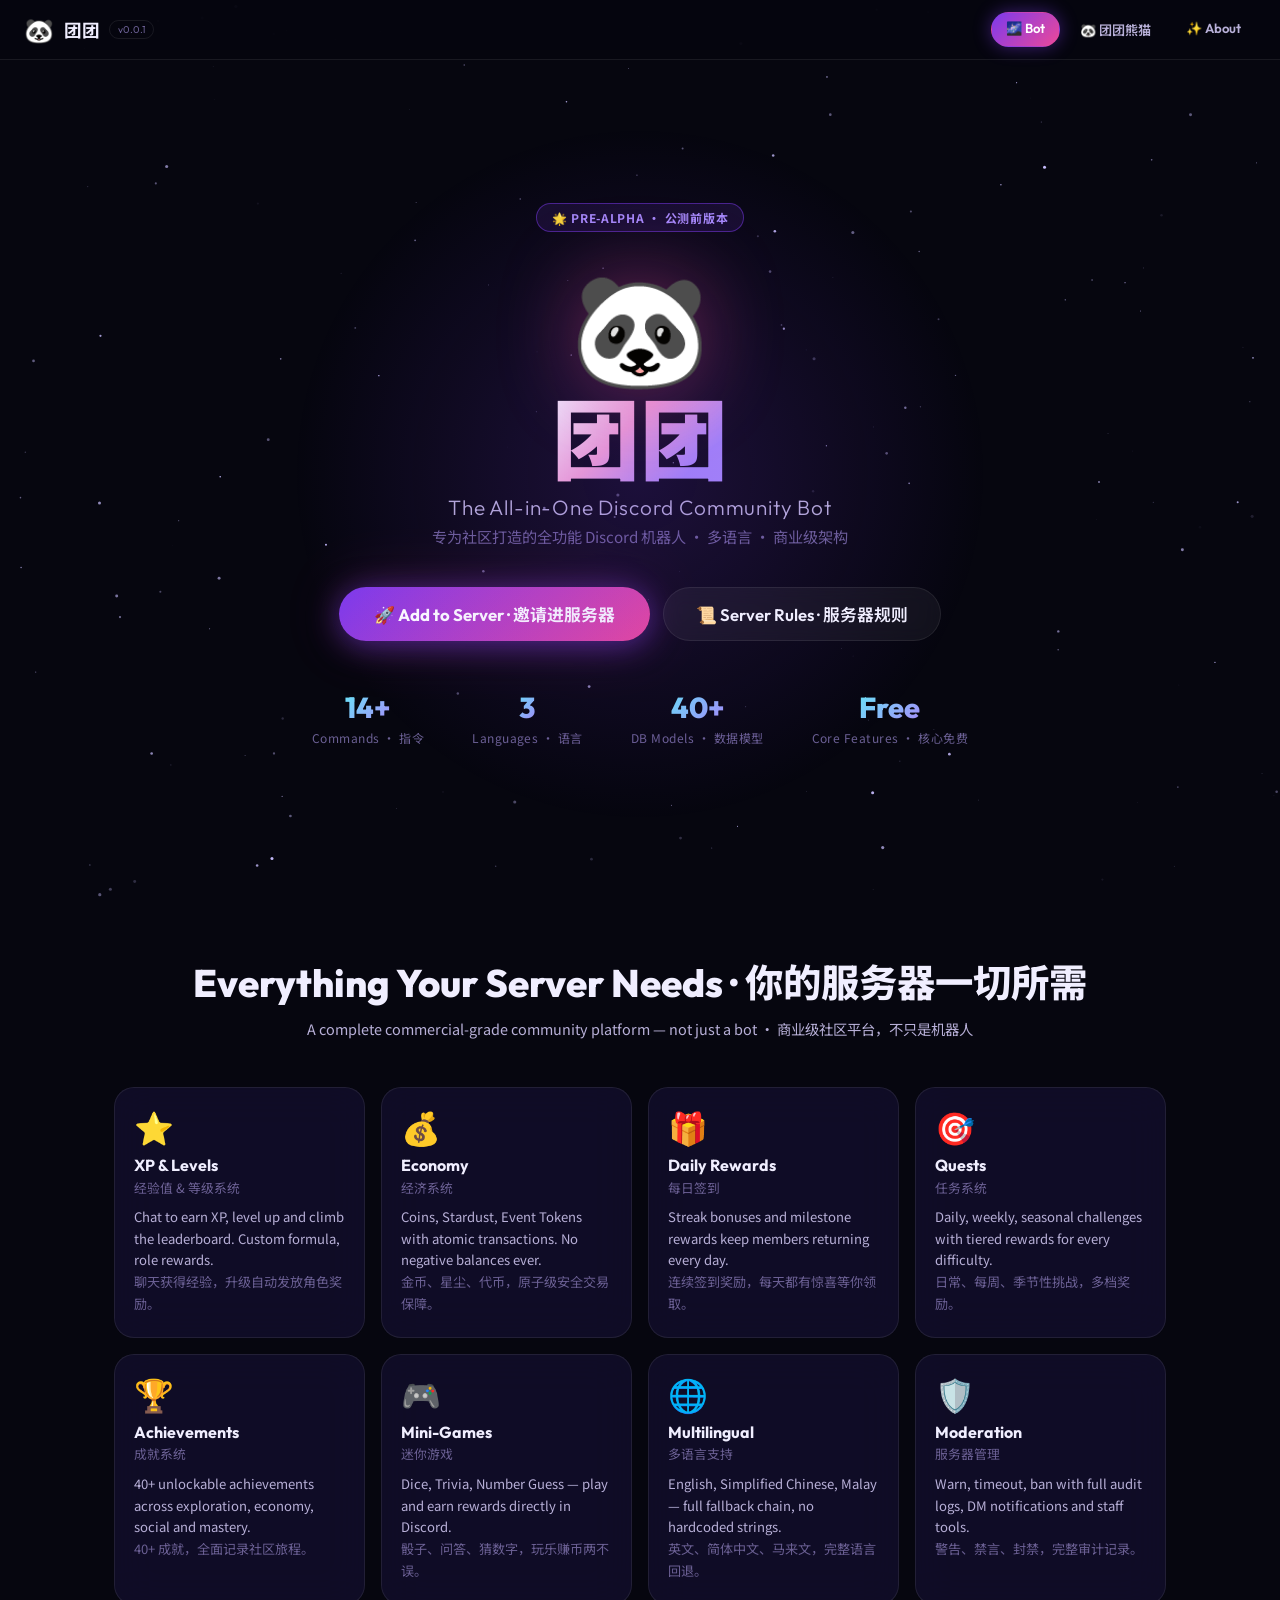
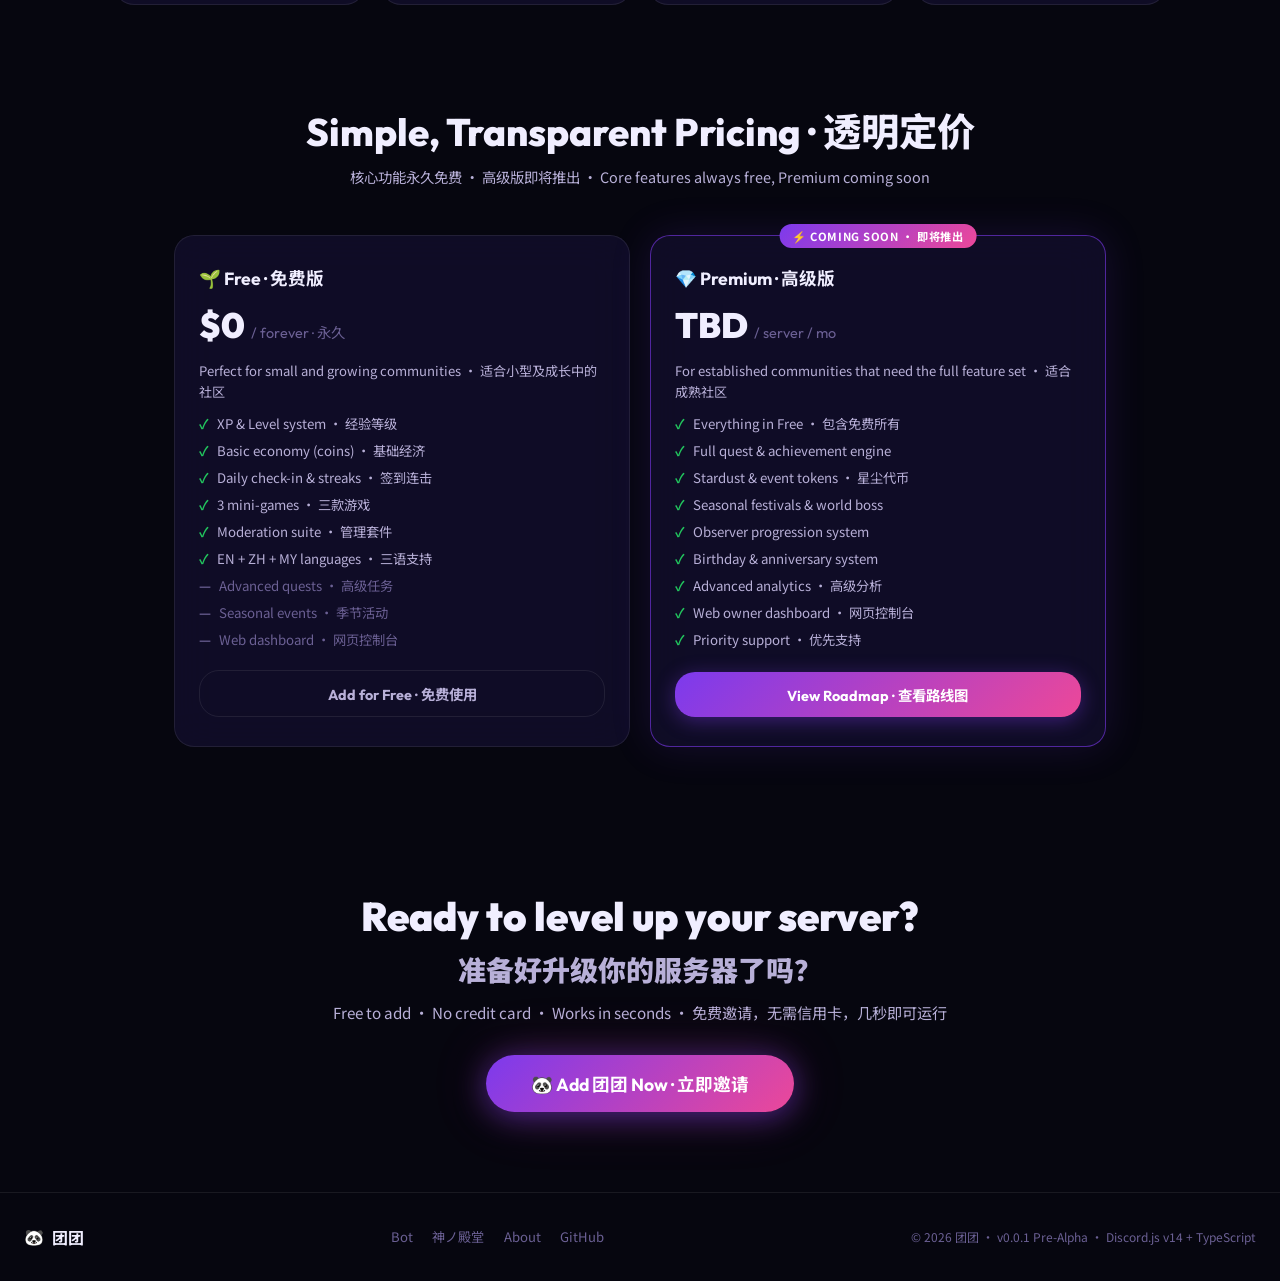
<file: index.html>
<!doctype html>
<html lang="en">
<head>
<meta charset="utf-8">
<meta name="viewport" content="width=device-width,initial-scale=1,viewport-fit=cover">
<title>团团 — Discord Community Bot</title>
<meta name="description" content="团团 is a powerful, multilingual Discord bot with XP, economy, games, moderation and more. Built for serious communities.">
<link rel="stylesheet" href="https://fonts.googleapis.com/css2?family=Noto+Sans+SC:wght@300;400;500;700;900&family=Outfit:wght@300;400;600;700;900&display=swap">
<style>
:root{
  --bg-deep:#06060f;--bg-card:rgba(20,16,48,.72);--bg-glass:rgba(255,255,255,.05);
  --border:rgba(255,255,255,.08);--violet:#7c3aed;--violet-l:#a78bfa;
  --pink:#ec4899;--pink-l:#f9a8d4;--cyan:#06b6d4;--cyan-l:#67e8f9;
  --gold:#fbbf24;--fg:#f0eeff;--fg-2:#b8b0d8;--fg-3:#6b6094;
  --ff-d:'Outfit','Noto Sans SC',sans-serif;--ff-b:'Noto Sans SC','Outfit',sans-serif;
  --r-lg:1.25rem;color-scheme:dark;
}
*,*::before,*::after{box-sizing:border-box;margin:0;padding:0}
body{font-family:var(--ff-b);background:var(--bg-deep);color:var(--fg);min-height:100%;overflow-x:hidden}
#stars-canvas{position:fixed;inset:0;z-index:0;pointer-events:none}
.top-nav{position:sticky;top:env(safe-area-inset-top,0px);z-index:100;display:flex;align-items:center;justify-content:space-between;padding:.75rem 1.5rem;background:rgba(6,6,15,.88);backdrop-filter:blur(20px);border-bottom:1px solid var(--border);gap:1rem;flex-wrap:wrap}
.brand{display:flex;align-items:center;gap:.6rem;font-family:var(--ff-d);font-weight:700;font-size:1.1rem;color:var(--fg);text-decoration:none;white-space:nowrap}
.brand .panda{font-size:1.5rem}
.nav-links{display:flex;gap:.25rem;flex-wrap:wrap}
.nav-link{padding:.45rem .9rem;border-radius:2rem;border:1px solid transparent;background:transparent;color:var(--fg-2);font-family:var(--ff-d);font-size:.82rem;font-weight:600;text-decoration:none;white-space:nowrap;transition:all .2s}
.nav-link:hover{color:var(--fg);background:var(--bg-glass)}
.nav-link.active{background:linear-gradient(135deg,var(--violet),var(--pink));color:#fff;box-shadow:0 0 18px rgba(124,58,237,.45)}
.hero{min-height:92vh;display:flex;flex-direction:column;align-items:center;justify-content:center;text-align:center;padding:4rem 1.5rem;position:relative;z-index:1}
.hero-glow{position:absolute;width:700px;height:700px;border-radius:50%;background:radial-gradient(circle,rgba(124,58,237,.2) 0%,transparent 70%);pointer-events:none;top:50%;left:50%;transform:translate(-50%,-50%)}
.hero-badge{display:inline-flex;align-items:center;gap:.4rem;padding:.3rem .9rem;border:1px solid rgba(124,58,237,.5);border-radius:2rem;font-size:.75rem;font-weight:700;color:var(--violet-l);background:rgba(124,58,237,.12);margin-bottom:2rem;letter-spacing:.06em;text-transform:uppercase}
.hero-avatar{font-size:clamp(4rem,10vw,7rem);line-height:1;margin-bottom:1.2rem;filter:drop-shadow(0 0 40px rgba(236,72,153,.4));animation:float 4s ease-in-out infinite}
@keyframes float{0%,100%{transform:translateY(0)}50%{transform:translateY(-14px)}}
.hero-title{font-family:var(--ff-d);font-size:clamp(2.6rem,7vw,5.5rem);font-weight:900;line-height:1.05;text-wrap:balance;background:linear-gradient(135deg,#fff 0%,var(--pink-l) 40%,var(--violet-l) 80%);-webkit-background-clip:text;-webkit-text-fill-color:transparent;background-clip:text;margin-bottom:.4rem}
.hero-tagline{font-family:var(--ff-d);font-size:clamp(1rem,2.5vw,1.3rem);color:var(--fg-2);font-weight:300;letter-spacing:.04em;margin-bottom:.3rem}
.hero-tagline-zh{font-size:.95rem;color:var(--fg-3);margin-bottom:2.5rem}
.hero-ctas{display:flex;gap:.8rem;flex-wrap:wrap;justify-content:center;margin-bottom:3rem}
.btn-invite{display:inline-flex;align-items:center;gap:.55rem;padding:.9rem 2.2rem;border-radius:2rem;background:linear-gradient(135deg,var(--violet),var(--pink));color:#fff;font-family:var(--ff-d);font-weight:700;font-size:1.05rem;text-decoration:none;border:none;cursor:pointer;box-shadow:0 4px 30px rgba(124,58,237,.5),0 0 60px rgba(236,72,153,.2);transition:all .2s}
.btn-invite:hover{transform:translateY(-2px);box-shadow:0 8px 40px rgba(124,58,237,.65)}
.btn-secondary{display:inline-flex;align-items:center;gap:.55rem;padding:.9rem 2rem;border-radius:2rem;background:var(--bg-glass);color:var(--fg);font-family:var(--ff-d);font-weight:600;font-size:1.05rem;text-decoration:none;border:1px solid var(--border);backdrop-filter:blur(10px);transition:all .2s}
.btn-secondary:hover{background:rgba(255,255,255,.09);border-color:rgba(255,255,255,.2)}
.hero-stats{display:flex;gap:3rem;flex-wrap:wrap;justify-content:center}
.stat{display:flex;flex-direction:column;align-items:center;gap:.2rem}
.stat-num{font-family:var(--ff-d);font-size:1.8rem;font-weight:800;background:linear-gradient(135deg,var(--cyan-l),var(--violet-l));-webkit-background-clip:text;-webkit-text-fill-color:transparent;background-clip:text}
.stat-label{font-size:.75rem;color:var(--fg-3);letter-spacing:.04em}
.section-wrap{max-width:1100px;margin:0 auto;padding:4rem 1.5rem 2rem;position:relative;z-index:1}
.section-head{text-align:center;margin-bottom:3rem}
.section-head h2{font-family:var(--ff-d);font-size:clamp(1.6rem,4vw,2.4rem);font-weight:800;text-wrap:balance}
.section-head p{color:var(--fg-2);font-size:.9rem;margin-top:.6rem}
.features-grid{display:grid;grid-template-columns:repeat(auto-fill,minmax(240px,1fr));gap:1rem}
.feat-card{background:var(--bg-card);border:1px solid var(--border);border-radius:var(--r-lg);padding:1.4rem 1.2rem;backdrop-filter:blur(20px);transition:transform .2s,border-color .2s}
.feat-card:hover{transform:translateY(-4px);border-color:rgba(124,58,237,.35)}
.feat-icon{font-size:2rem;margin-bottom:.8rem;line-height:1}
.feat-card h3{font-family:var(--ff-d);font-size:1rem;font-weight:700;margin-bottom:.15rem}
.feat-card .zh{font-size:.8rem;color:var(--fg-3);margin-bottom:.6rem}
.feat-card p{font-size:.82rem;color:var(--fg-2);line-height:1.65}
.pricing-wrap{max-width:980px;margin:0 auto;padding:4rem 1.5rem;position:relative;z-index:1}
.pricing-grid{display:grid;grid-template-columns:repeat(auto-fit,minmax(260px,1fr));gap:1.2rem}
.plan-card{background:var(--bg-card);border:1px solid var(--border);border-radius:var(--r-lg);padding:1.8rem 1.5rem;backdrop-filter:blur(20px);display:flex;flex-direction:column;gap:.8rem;position:relative}
.plan-card.highlight{border-color:rgba(124,58,237,.6);box-shadow:0 0 40px rgba(124,58,237,.15)}
.plan-badge{position:absolute;top:-12px;left:50%;transform:translateX(-50%);background:linear-gradient(135deg,var(--violet),var(--pink));color:#fff;font-size:.7rem;font-weight:700;padding:.25rem .8rem;border-radius:2rem;white-space:nowrap;letter-spacing:.05em}
.plan-name{font-family:var(--ff-d);font-size:1.1rem;font-weight:700}
.plan-price{font-family:var(--ff-d);font-size:2.2rem;font-weight:900}
.plan-price span{font-size:.9rem;font-weight:400;color:var(--fg-3)}
.plan-desc{font-size:.82rem;color:var(--fg-2);line-height:1.6}
.plan-features{list-style:none;display:flex;flex-direction:column;gap:.5rem;flex:1}
.plan-features li{font-size:.83rem;color:var(--fg-2);display:flex;gap:.5rem;align-items:flex-start}
.plan-features li::before{content:'✓';color:#22c55e;font-weight:700;flex-shrink:0}
.plan-features li.dim::before{content:'—';color:var(--fg-3)}
.plan-features li.dim{color:var(--fg-3)}
.plan-cta{display:block;text-align:center;padding:.75rem 1rem;border-radius:var(--r-lg);font-family:var(--ff-d);font-weight:700;font-size:.9rem;text-decoration:none;transition:all .2s;margin-top:.5rem;cursor:pointer;border:none}
.plan-cta.primary{background:linear-gradient(135deg,var(--violet),var(--pink));color:#fff;box-shadow:0 4px 20px rgba(124,58,237,.4)}
.plan-cta.primary:hover{transform:translateY(-2px);box-shadow:0 8px 30px rgba(124,58,237,.55)}
.plan-cta.ghost{border:1px solid var(--border);color:var(--fg-2);background:transparent}
.plan-cta.ghost:hover{border-color:rgba(255,255,255,.25);color:var(--fg)}
.cta-strip{padding:5rem 1.5rem;text-align:center;position:relative;z-index:1}
.cta-strip h2{font-family:var(--ff-d);font-size:clamp(1.6rem,4vw,2.5rem);font-weight:900;text-wrap:balance;margin-bottom:.6rem}
.cta-strip p{color:var(--fg-2);margin-bottom:2rem;font-size:.95rem}
.site-footer{padding:2rem 1.5rem;border-top:1px solid var(--border);display:flex;flex-wrap:wrap;gap:1rem;justify-content:space-between;align-items:center;position:relative;z-index:1}
.footer-brand{font-family:var(--ff-d);font-weight:700;font-size:1rem;display:flex;align-items:center;gap:.5rem}
.footer-links{display:flex;gap:1.2rem;flex-wrap:wrap}
.footer-links a{color:var(--fg-3);text-decoration:none;font-size:.82rem;transition:color .2s}
.footer-links a:hover{color:var(--fg-2)}
.footer-copy{font-size:.75rem;color:var(--fg-3)}
@media(max-width:480px){.hero-stats{gap:1.5rem}.top-nav{padding:.6rem 1rem}}
</style>
</head>
<body>
<canvas id="stars-canvas"></canvas>

<nav class="top-nav">
  <a class="brand" href="/"><span class="panda">🐼</span><span>团团</span><span style="font-size:.62rem;font-weight:400;color:var(--fg-3);border:1px solid var(--border);border-radius:1rem;padding:.12rem .5rem">v0.0.1</span></a>
  <div class="nav-links">
    <a class="nav-link active" href="/">🌌 Bot</a>
    <a class="nav-link" href="/rules">🐼 团团熊猫</a>
    <a class="nav-link" href="/about">✨ About</a>
  </div>
</nav>

<section class="hero">
  <div class="hero-glow"></div>
  <div class="hero-badge">🌟 Pre-Alpha · 公测前版本</div>
  <div class="hero-avatar">🐼</div>
  <h1 class="hero-title">团团</h1>
  <p class="hero-tagline">The All-in-One Discord Community Bot</p>
  <p class="hero-tagline-zh">专为社区打造的全功能 Discord 机器人 · 多语言 · 商业级架构</p>
  <div class="hero-ctas">
    <a class="btn-invite" href="https://discord.com/oauth2/authorize?client_id=1481640516931031050&permissions=8&response_type=code&redirect_uri=https%3A%2F%2Ftuantuan-landing.vercel.app&integration_type=0&scope=bot" target="_blank" rel="noopener">🚀 Add to Server · 邀请进服务器</a>
    <a class="btn-secondary" href="/rules">📜 Server Rules · 服务器规则</a>
  </div>
  <div class="hero-stats">
    <div class="stat"><span class="stat-num">14+</span><span class="stat-label">Commands · 指令</span></div>
    <div class="stat"><span class="stat-num">3</span><span class="stat-label">Languages · 语言</span></div>
    <div class="stat"><span class="stat-num">40+</span><span class="stat-label">DB Models · 数据模型</span></div>
    <div class="stat"><span class="stat-num">Free</span><span class="stat-label">Core Features · 核心免费</span></div>
  </div>
</section>

<div class="section-wrap">
  <div class="section-head">
    <h2>Everything Your Server Needs · 你的服务器一切所需</h2>
    <p>A complete commercial-grade community platform — not just a bot · 商业级社区平台，不只是机器人</p>
  </div>
  <div class="features-grid">
    <div class="feat-card"><div class="feat-icon">⭐</div><h3>XP & Levels</h3><div class="zh">经验值 & 等级系统</div><p>Chat to earn XP, level up and climb the leaderboard. Custom formula, role rewards.<br><span style="color:var(--fg-3)">聊天获得经验，升级自动发放角色奖励。</span></p></div>
    <div class="feat-card"><div class="feat-icon">💰</div><h3>Economy</h3><div class="zh">经济系统</div><p>Coins, Stardust, Event Tokens with atomic transactions. No negative balances ever.<br><span style="color:var(--fg-3)">金币、星尘、代币，原子级安全交易保障。</span></p></div>
    <div class="feat-card"><div class="feat-icon">🎁</div><h3>Daily Rewards</h3><div class="zh">每日签到</div><p>Streak bonuses and milestone rewards keep members returning every day.<br><span style="color:var(--fg-3)">连续签到奖励，每天都有惊喜等你领取。</span></p></div>
    <div class="feat-card"><div class="feat-icon">🎯</div><h3>Quests</h3><div class="zh">任务系统</div><p>Daily, weekly, seasonal challenges with tiered rewards for every difficulty.<br><span style="color:var(--fg-3)">日常、每周、季节性挑战，多档奖励。</span></p></div>
    <div class="feat-card"><div class="feat-icon">🏆</div><h3>Achievements</h3><div class="zh">成就系统</div><p>40+ unlockable achievements across exploration, economy, social and mastery.<br><span style="color:var(--fg-3)">40+ 成就，全面记录社区旅程。</span></p></div>
    <div class="feat-card"><div class="feat-icon">🎮</div><h3>Mini-Games</h3><div class="zh">迷你游戏</div><p>Dice, Trivia, Number Guess — play and earn rewards directly in Discord.<br><span style="color:var(--fg-3)">骰子、问答、猜数字，玩乐赚币两不误。</span></p></div>
    <div class="feat-card"><div class="feat-icon">🌐</div><h3>Multilingual</h3><div class="zh">多语言支持</div><p>English, Simplified Chinese, Malay — full fallback chain, no hardcoded strings.<br><span style="color:var(--fg-3)">英文、简体中文、马来文，完整语言回退。</span></p></div>
    <div class="feat-card"><div class="feat-icon">🛡️</div><h3>Moderation</h3><div class="zh">服务器管理</div><p>Warn, timeout, ban with full audit logs, DM notifications and staff tools.<br><span style="color:var(--fg-3)">警告、禁言、封禁，完整审计记录。</span></p></div>
  </div>
</div>

<div class="pricing-wrap">
  <div class="section-head">
    <h2>Simple, Transparent Pricing · 透明定价</h2>
    <p>核心功能永久免费 · 高级版即将推出 · Core features always free, Premium coming soon</p>
  </div>
  <div class="pricing-grid">
    <div class="plan-card">
      <div class="plan-name">🌱 Free · 免费版</div>
      <div class="plan-price">$0 <span>/ forever · 永久</span></div>
      <div class="plan-desc">Perfect for small and growing communities · 适合小型及成长中的社区</div>
      <ul class="plan-features">
        <li>XP &amp; Level system · 经验等级</li>
        <li>Basic economy (coins) · 基础经济</li>
        <li>Daily check-in &amp; streaks · 签到连击</li>
        <li>3 mini-games · 三款游戏</li>
        <li>Moderation suite · 管理套件</li>
        <li>EN + ZH + MY languages · 三语支持</li>
        <li class="dim">Advanced quests · 高级任务</li>
        <li class="dim">Seasonal events · 季节活动</li>
        <li class="dim">Web dashboard · 网页控制台</li>
      </ul>
      <a class="plan-cta ghost" href="https://discord.com/oauth2/authorize?client_id=1481640516931031050&permissions=8&response_type=code&redirect_uri=https%3A%2F%2Ftuantuan-landing.vercel.app&integration_type=0&scope=bot" target="_blank" rel="noopener">Add for Free · 免费使用</a>
    </div>
    <div class="plan-card highlight">
      <div class="plan-badge">⚡ COMING SOON · 即将推出</div>
      <div class="plan-name">💎 Premium · 高级版</div>
      <div class="plan-price">TBD <span>/ server / mo</span></div>
      <div class="plan-desc">For established communities that need the full feature set · 适合成熟社区</div>
      <ul class="plan-features">
        <li>Everything in Free · 包含免费所有</li>
        <li>Full quest &amp; achievement engine</li>
        <li>Stardust &amp; event tokens · 星尘代币</li>
        <li>Seasonal festivals &amp; world boss</li>
        <li>Observer progression system</li>
        <li>Birthday &amp; anniversary system</li>
        <li>Advanced analytics · 高级分析</li>
        <li>Web owner dashboard · 网页控制台</li>
        <li>Priority support · 优先支持</li>
      </ul>
      <a class="plan-cta primary" href="/about">View Roadmap · 查看路线图</a>
    </div>
  </div>
</div>

<div class="cta-strip">
  <h2>Ready to level up your server?<br><span style="font-size:.7em;color:var(--fg-2)">准备好升级你的服务器了吗？</span></h2>
  <p>Free to add · No credit card · Works in seconds · 免费邀请，无需信用卡，几秒即可运行</p>
  <a class="btn-invite" href="https://discord.com/oauth2/authorize?client_id=1481640516931031050&permissions=8&response_type=code&redirect_uri=https%3A%2F%2Ftuantuan-landing.vercel.app&integration_type=0&scope=bot" target="_blank" rel="noopener" style="font-size:1.1rem;padding:1rem 2.8rem">🐼 Add 团团 Now · 立即邀请</a>
</div>

<footer class="site-footer">
  <div class="footer-brand"><span>🐼</span> 团团</div>
  <div class="footer-links">
    <a href="/">Bot</a>
    <a href="/rules">神ノ殿堂</a>
    <a href="/about">About</a>
    <a href="https://github.com/MoRan3421/tuantuan-bot" target="_blank" rel="noopener">GitHub</a>
  </div>
  <div class="footer-copy">© 2026 团团 · v0.0.1 Pre-Alpha · Discord.js v14 + TypeScript</div>
</footer>

<script>
const cv=document.getElementById('stars-canvas'),cx=cv.getContext('2d');let st=[];
function rs(){cv.width=innerWidth;cv.height=innerHeight}
function is(n){st=Array.from({length:n},()=>({x:Math.random()*cv.width,y:Math.random()*cv.height,r:Math.random()*1.4+.2,o:Math.random()*.7+.1,s:Math.random()*.3+.05}))}
function ds(){cx.clearRect(0,0,cv.width,cv.height);for(const s of st){cx.beginPath();cx.arc(s.x,s.y,s.r,0,Math.PI*2);cx.fillStyle=`rgba(200,190,255,${s.o})`;cx.fill();s.o+=s.s*(Math.random()>.5?1:-1);if(s.o>.85)s.s=-Math.abs(s.s);if(s.o<.08)s.s=Math.abs(s.s)}requestAnimationFrame(ds)}
rs();is(180);ds();addEventListener('resize',()=>{rs();is(180)});
</script>
</body>
</html>
</file>
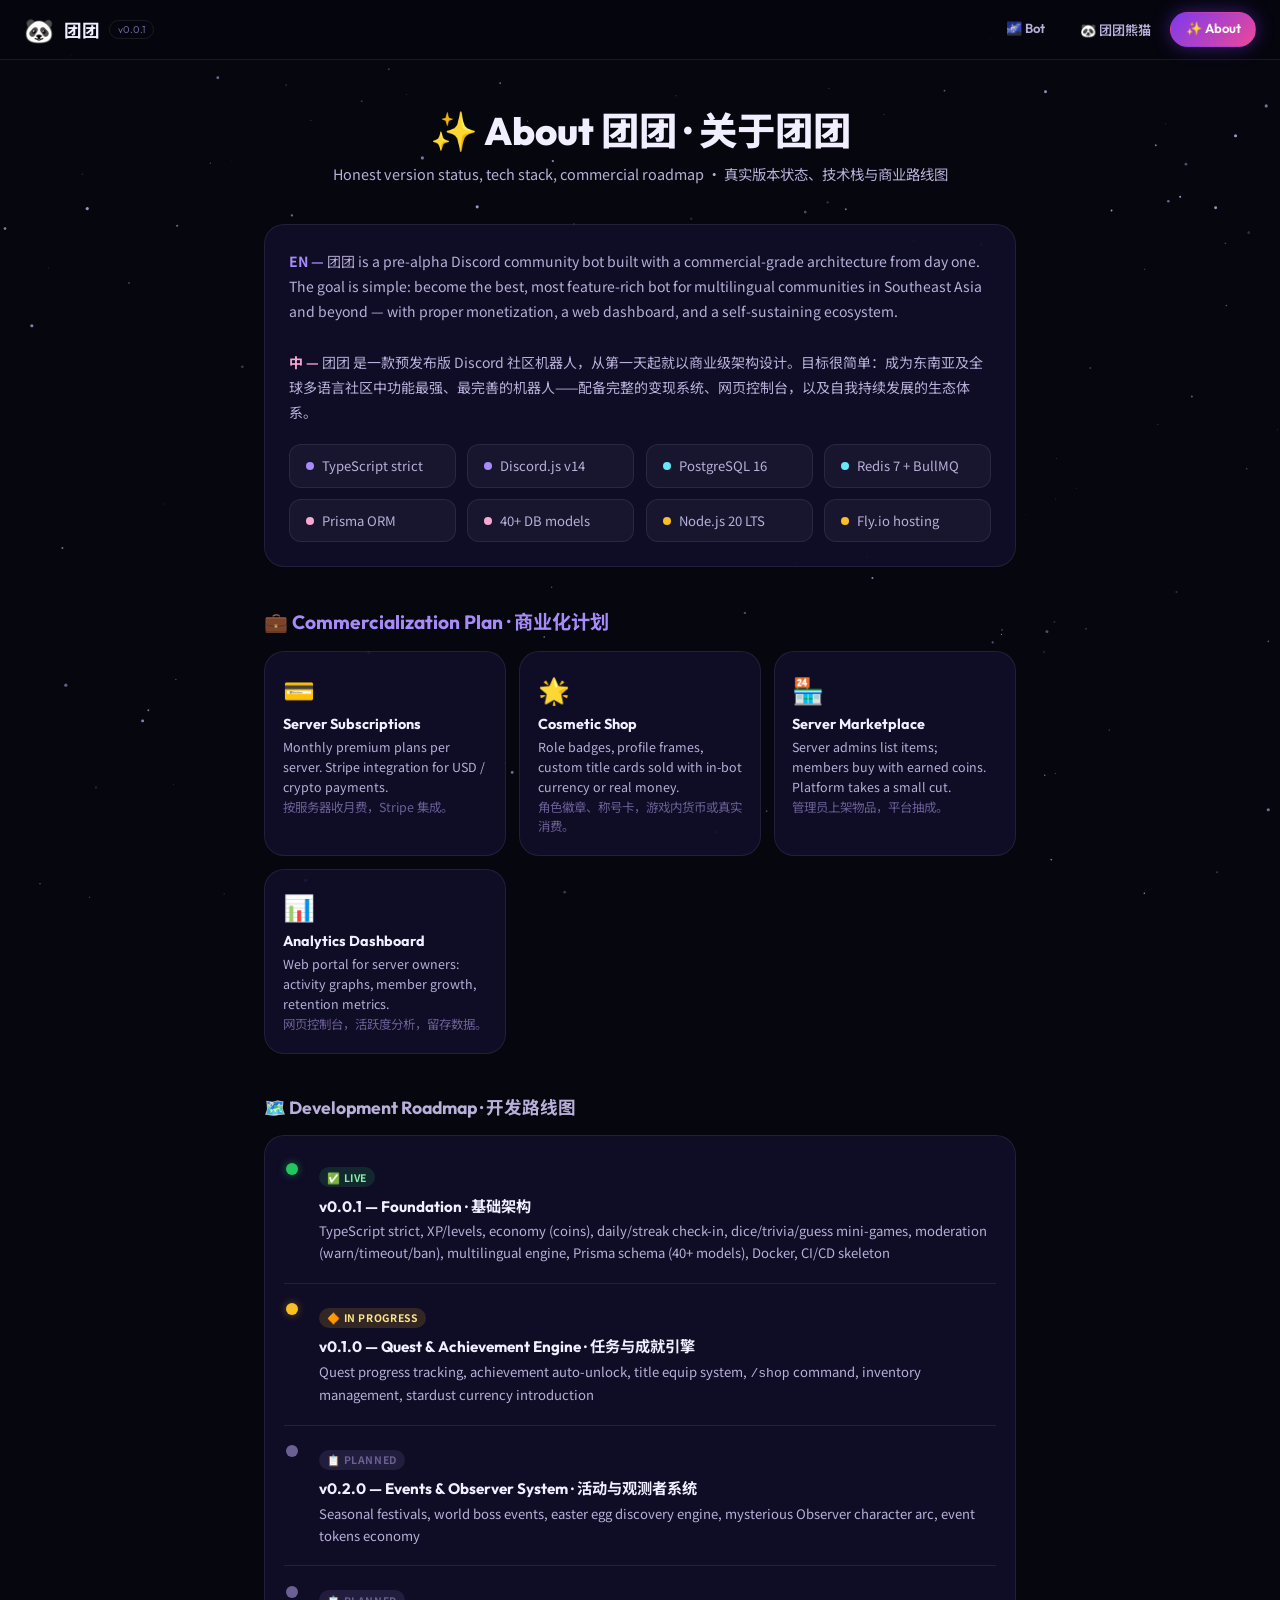
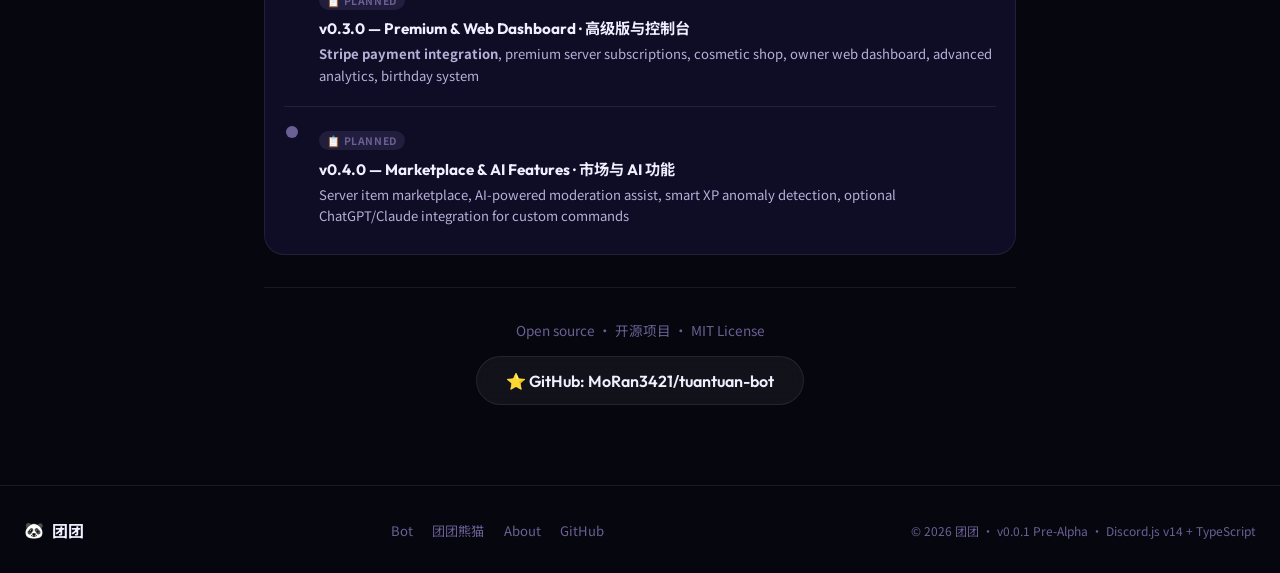
<file: about.html>
<!doctype html>
<html lang="en">
<head>
<meta charset="utf-8">
<meta name="viewport" content="width=device-width,initial-scale=1,viewport-fit=cover">
<title>About 团团 — Roadmap & Story</title>
<meta name="description" content="The story behind 团团 bot, current version status, and the full development roadmap.">
<link rel="stylesheet" href="https://fonts.googleapis.com/css2?family=Noto+Sans+SC:wght@300;400;500;700;900&family=Outfit:wght@300;400;600;700;900&display=swap">
<style>
:root{
  --bg-deep:#06060f;--bg-card:rgba(20,16,48,.72);--bg-glass:rgba(255,255,255,.05);
  --border:rgba(255,255,255,.08);--violet:#7c3aed;--violet-l:#a78bfa;
  --pink:#ec4899;--pink-l:#f9a8d4;--cyan:#06b6d4;--cyan-l:#67e8f9;
  --gold:#fbbf24;--fg:#f0eeff;--fg-2:#b8b0d8;--fg-3:#6b6094;
  --ff-d:'Outfit','Noto Sans SC',sans-serif;--ff-b:'Noto Sans SC','Outfit',sans-serif;
  --r-lg:1.25rem;color-scheme:dark;
}
*,*::before,*::after{box-sizing:border-box;margin:0;padding:0}
body{font-family:var(--ff-b);background:var(--bg-deep);color:var(--fg);min-height:100%;overflow-x:hidden}
#stars-canvas{position:fixed;inset:0;z-index:0;pointer-events:none}
.top-nav{position:sticky;top:env(safe-area-inset-top,0px);z-index:100;display:flex;align-items:center;justify-content:space-between;padding:.75rem 1.5rem;background:rgba(6,6,15,.88);backdrop-filter:blur(20px);border-bottom:1px solid var(--border);gap:1rem;flex-wrap:wrap}
.brand{display:flex;align-items:center;gap:.6rem;font-family:var(--ff-d);font-weight:700;font-size:1.1rem;color:var(--fg);text-decoration:none;white-space:nowrap}
.brand .panda{font-size:1.5rem}
.nav-links{display:flex;gap:.25rem;flex-wrap:wrap}
.nav-link{padding:.45rem .9rem;border-radius:2rem;border:1px solid transparent;background:transparent;color:var(--fg-2);font-family:var(--ff-d);font-size:.82rem;font-weight:600;text-decoration:none;white-space:nowrap;transition:all .2s}
.nav-link:hover{color:var(--fg);background:var(--bg-glass)}
.nav-link.active{background:linear-gradient(135deg,var(--violet),var(--pink));color:#fff;box-shadow:0 0 18px rgba(124,58,237,.45)}
.page{max-width:800px;margin:0 auto;padding:2.5rem 1.5rem 5rem;position:relative;z-index:1}
.section-head{text-align:center;margin-bottom:2.5rem}
.section-head h2{font-family:var(--ff-d);font-size:clamp(1.6rem,4vw,2.4rem);font-weight:800;text-wrap:balance}
.section-head p{color:var(--fg-2);font-size:.9rem;margin-top:.4rem}
.glass-card{background:var(--bg-card);border:1px solid var(--border);border-radius:var(--r-lg);padding:1.5rem;backdrop-filter:blur(20px);margin-bottom:1.5rem}
.about-body{font-size:.875rem;color:var(--fg-2);line-height:1.8}
.about-body strong{color:var(--fg)}
.stack-grid{display:grid;grid-template-columns:repeat(auto-fill,minmax(160px,1fr));gap:.7rem;margin-top:1.2rem}
.stack-item{background:rgba(255,255,255,.04);border:1px solid var(--border);border-radius:.75rem;padding:.7rem 1rem;font-size:.82rem;color:var(--fg-2);display:flex;align-items:center;gap:.5rem}
.stack-item .dot{width:.5rem;height:.5rem;border-radius:50%;flex-shrink:0}
.dot-violet{background:var(--violet-l)}
.dot-pink{background:var(--pink-l)}
.dot-cyan{background:var(--cyan-l)}
.dot-gold{background:var(--gold)}
.roadmap-list{display:flex;flex-direction:column;gap:0}
.roadmap-item{display:flex;gap:1.2rem;padding:1.2rem 0;border-bottom:1px solid var(--border);align-items:flex-start}
.roadmap-item:last-child{border-bottom:none}
.roadmap-line{display:flex;flex-direction:column;align-items:center;gap:0;flex-shrink:0;width:1rem}
.roadmap-dot{width:.75rem;height:.75rem;border-radius:50%;flex-shrink:0}
.dot-done{background:#22c55e;box-shadow:0 0 8px rgba(34,197,94,.5)}
.dot-wip{background:var(--gold);box-shadow:0 0 8px rgba(251,191,36,.4)}
.dot-plan{background:var(--fg-3)}
.roadmap-content h4{font-family:var(--ff-d);font-size:.95rem;font-weight:700;margin-bottom:.3rem}
.roadmap-content p{font-size:.82rem;color:var(--fg-2);line-height:1.65}
.roadmap-tag{display:inline-block;font-size:.65rem;font-weight:700;letter-spacing:.06em;padding:.15rem .5rem;border-radius:1rem;margin-bottom:.4rem;text-transform:uppercase}
.tag-done{background:rgba(34,197,94,.15);color:#86efac}
.tag-wip{background:rgba(251,191,36,.15);color:#fde68a}
.tag-plan{background:rgba(107,96,148,.2);color:var(--fg-3)}
.commercial-section{margin:2.5rem 0}
.commercial-section h3{font-family:var(--ff-d);font-size:1.2rem;font-weight:700;margin-bottom:1rem;color:var(--violet-l)}
.monetize-grid{display:grid;grid-template-columns:repeat(auto-fill,minmax(200px,1fr));gap:.8rem}
.monetize-card{background:var(--bg-card);border:1px solid var(--border);border-radius:var(--r-lg);padding:1.1rem;backdrop-filter:blur(20px)}
.monetize-card .m-icon{font-size:1.6rem;margin-bottom:.5rem}
.monetize-card h4{font-family:var(--ff-d);font-size:.9rem;font-weight:700;margin-bottom:.3rem}
.monetize-card p{font-size:.78rem;color:var(--fg-2);line-height:1.6}
.divider{border:none;border-top:1px solid var(--border);margin:2rem 0}
.btn-secondary{display:inline-flex;align-items:center;gap:.55rem;padding:.85rem 1.8rem;border-radius:2rem;background:var(--bg-glass);color:var(--fg);font-family:var(--ff-d);font-weight:600;font-size:1rem;text-decoration:none;border:1px solid var(--border);backdrop-filter:blur(10px);transition:all .2s}
.btn-secondary:hover{background:rgba(255,255,255,.09);border-color:rgba(255,255,255,.2)}
.site-footer{padding:2rem 1.5rem;border-top:1px solid var(--border);display:flex;flex-wrap:wrap;gap:1rem;justify-content:space-between;align-items:center;position:relative;z-index:1}
.footer-brand{font-family:var(--ff-d);font-weight:700;font-size:1rem;display:flex;align-items:center;gap:.5rem}
.footer-links{display:flex;gap:1.2rem;flex-wrap:wrap}
.footer-links a{color:var(--fg-3);text-decoration:none;font-size:.82rem;transition:color .2s}
.footer-links a:hover{color:var(--fg-2)}
.footer-copy{font-size:.75rem;color:var(--fg-3)}
@media(max-width:480px){.top-nav{padding:.6rem 1rem}}
</style>
</head>
<body>
<canvas id="stars-canvas"></canvas>

<nav class="top-nav">
  <a class="brand" href="/"><span class="panda">🐼</span><span>团团</span><span style="font-size:.62rem;font-weight:400;color:var(--fg-3);border:1px solid var(--border);border-radius:1rem;padding:.12rem .5rem">v0.0.1</span></a>
  <div class="nav-links">
    <a class="nav-link" href="/">🌌 Bot</a>
    <a class="nav-link" href="/rules">🐼 团团熊猫</a>
    <a class="nav-link active" href="/about">✨ About</a>
  </div>
</nav>

<div class="page">
  <div class="section-head">
    <h2>✨ About 团团 · 关于团团</h2>
    <p>Honest version status, tech stack, commercial roadmap · 真实版本状态、技术栈与商业路线图</p>
  </div>

  <!-- Story -->
  <div class="glass-card">
    <div class="about-body">
      <strong style="color:var(--violet-l)">EN —</strong> 团团 is a pre-alpha Discord community bot built with a commercial-grade architecture from day one. The goal is simple: become the best, most feature-rich bot for multilingual communities in Southeast Asia and beyond — with proper monetization, a web dashboard, and a self-sustaining ecosystem.
      <br><br>
      <strong style="color:var(--pink-l)">中 —</strong> 团团 是一款预发布版 Discord 社区机器人，从第一天起就以商业级架构设计。目标很简单：成为东南亚及全球多语言社区中功能最强、最完善的机器人——配备完整的变现系统、网页控制台，以及自我持续发展的生态体系。
    </div>
    <div class="stack-grid">
      <div class="stack-item"><div class="dot dot-violet"></div>TypeScript strict</div>
      <div class="stack-item"><div class="dot dot-violet"></div>Discord.js v14</div>
      <div class="stack-item"><div class="dot dot-cyan"></div>PostgreSQL 16</div>
      <div class="stack-item"><div class="dot dot-cyan"></div>Redis 7 + BullMQ</div>
      <div class="stack-item"><div class="dot dot-pink"></div>Prisma ORM</div>
      <div class="stack-item"><div class="dot dot-pink"></div>40+ DB models</div>
      <div class="stack-item"><div class="dot dot-gold"></div>Node.js 20 LTS</div>
      <div class="stack-item"><div class="dot dot-gold"></div>Fly.io hosting</div>
    </div>
  </div>

  <!-- Commercialization -->
  <div class="commercial-section">
    <h3>💼 Commercialization Plan · 商业化计划</h3>
    <div class="monetize-grid">
      <div class="monetize-card">
        <div class="m-icon">💳</div>
        <h4>Server Subscriptions</h4>
        <p>Monthly premium plans per server. Stripe integration for USD / crypto payments.<br><span style="color:var(--fg-3)">按服务器收月费，Stripe 集成。</span></p>
      </div>
      <div class="monetize-card">
        <div class="m-icon">🌟</div>
        <h4>Cosmetic Shop</h4>
        <p>Role badges, profile frames, custom title cards sold with in-bot currency or real money.<br><span style="color:var(--fg-3)">角色徽章、称号卡，游戏内货币或真实消费。</span></p>
      </div>
      <div class="monetize-card">
        <div class="m-icon">🏪</div>
        <h4>Server Marketplace</h4>
        <p>Server admins list items; members buy with earned coins. Platform takes a small cut.<br><span style="color:var(--fg-3)">管理员上架物品，平台抽成。</span></p>
      </div>
      <div class="monetize-card">
        <div class="m-icon">📊</div>
        <h4>Analytics Dashboard</h4>
        <p>Web portal for server owners: activity graphs, member growth, retention metrics.<br><span style="color:var(--fg-3)">网页控制台，活跃度分析，留存数据。</span></p>
      </div>
    </div>
  </div>

  <!-- Roadmap -->
  <h3 style="font-family:var(--ff-d);font-size:1.1rem;font-weight:700;color:var(--fg-2);margin-bottom:1rem">🗺️ Development Roadmap · 开发路线图</h3>
  <div class="glass-card" style="padding:.5rem 1.2rem">
    <div class="roadmap-list">
      <div class="roadmap-item">
        <div class="roadmap-line"><div class="roadmap-dot dot-done"></div></div>
        <div class="roadmap-content">
          <div class="roadmap-tag tag-done">✅ LIVE</div>
          <h4>v0.0.1 — Foundation · 基础架构</h4>
          <p>TypeScript strict, XP/levels, economy (coins), daily/streak check-in, dice/trivia/guess mini-games, moderation (warn/timeout/ban), multilingual engine, Prisma schema (40+ models), Docker, CI/CD skeleton</p>
        </div>
      </div>
      <div class="roadmap-item">
        <div class="roadmap-line"><div class="roadmap-dot dot-wip"></div></div>
        <div class="roadmap-content">
          <div class="roadmap-tag tag-wip">🔶 IN PROGRESS</div>
          <h4>v0.1.0 — Quest &amp; Achievement Engine · 任务与成就引擎</h4>
          <p>Quest progress tracking, achievement auto-unlock, title equip system, <code>/shop</code> command, inventory management, stardust currency introduction</p>
        </div>
      </div>
      <div class="roadmap-item">
        <div class="roadmap-line"><div class="roadmap-dot dot-plan"></div></div>
        <div class="roadmap-content">
          <div class="roadmap-tag tag-plan">📋 PLANNED</div>
          <h4>v0.2.0 — Events &amp; Observer System · 活动与观测者系统</h4>
          <p>Seasonal festivals, world boss events, easter egg discovery engine, mysterious Observer character arc, event tokens economy</p>
        </div>
      </div>
      <div class="roadmap-item">
        <div class="roadmap-line"><div class="roadmap-dot dot-plan"></div></div>
        <div class="roadmap-content">
          <div class="roadmap-tag tag-plan">📋 PLANNED</div>
          <h4>v0.3.0 — Premium &amp; Web Dashboard · 高级版与控制台</h4>
          <p><strong>Stripe payment integration</strong>, premium server subscriptions, cosmetic shop, owner web dashboard, advanced analytics, birthday system</p>
        </div>
      </div>
      <div class="roadmap-item">
        <div class="roadmap-line"><div class="roadmap-dot dot-plan"></div></div>
        <div class="roadmap-content">
          <div class="roadmap-tag tag-plan">📋 PLANNED</div>
          <h4>v0.4.0 — Marketplace &amp; AI Features · 市场与 AI 功能</h4>
          <p>Server item marketplace, AI-powered moderation assist, smart XP anomaly detection, optional ChatGPT/Claude integration for custom commands</p>
        </div>
      </div>
    </div>
  </div>

  <hr class="divider">
  <div style="text-align:center">
    <p style="font-size:.85rem;color:var(--fg-3);margin-bottom:1rem">Open source · 开源项目 · MIT License</p>
    <a class="btn-secondary" href="https://github.com/MoRan3421/tuantuan-bot" target="_blank" rel="noopener">⭐ GitHub: MoRan3421/tuantuan-bot</a>
  </div>
</div>

<footer class="site-footer">
  <div class="footer-brand"><span>🐼</span> 团团</div>
  <div class="footer-links">
    <a href="/">Bot</a>
    <a href="/rules">团团熊猫</a>
    <a href="/about">About</a>
    <a href="https://github.com/MoRan3421/tuantuan-bot" target="_blank" rel="noopener">GitHub</a>
  </div>
  <div class="footer-copy">© 2026 团团 · v0.0.1 Pre-Alpha · Discord.js v14 + TypeScript</div>
</footer>

<script>
const cv=document.getElementById('stars-canvas'),cx=cv.getContext('2d');let st=[];
function rs(){cv.width=innerWidth;cv.height=innerHeight}
function is(n){st=Array.from({length:n},()=>({x:Math.random()*cv.width,y:Math.random()*cv.height,r:Math.random()*1.4+.2,o:Math.random()*.7+.1,s:Math.random()*.3+.05}))}
function ds(){cx.clearRect(0,0,cv.width,cv.height);for(const s of st){cx.beginPath();cx.arc(s.x,s.y,s.r,0,Math.PI*2);cx.fillStyle=`rgba(200,190,255,${s.o})`;cx.fill();s.o+=s.s*(Math.random()>.5?1:-1);if(s.o>.85)s.s=-Math.abs(s.s);if(s.o<.08)s.s=Math.abs(s.s)}requestAnimationFrame(ds)}
rs();is(140);ds();addEventListener('resize',()=>{rs();is(140)});
</script>
</body>
</html>
</file>
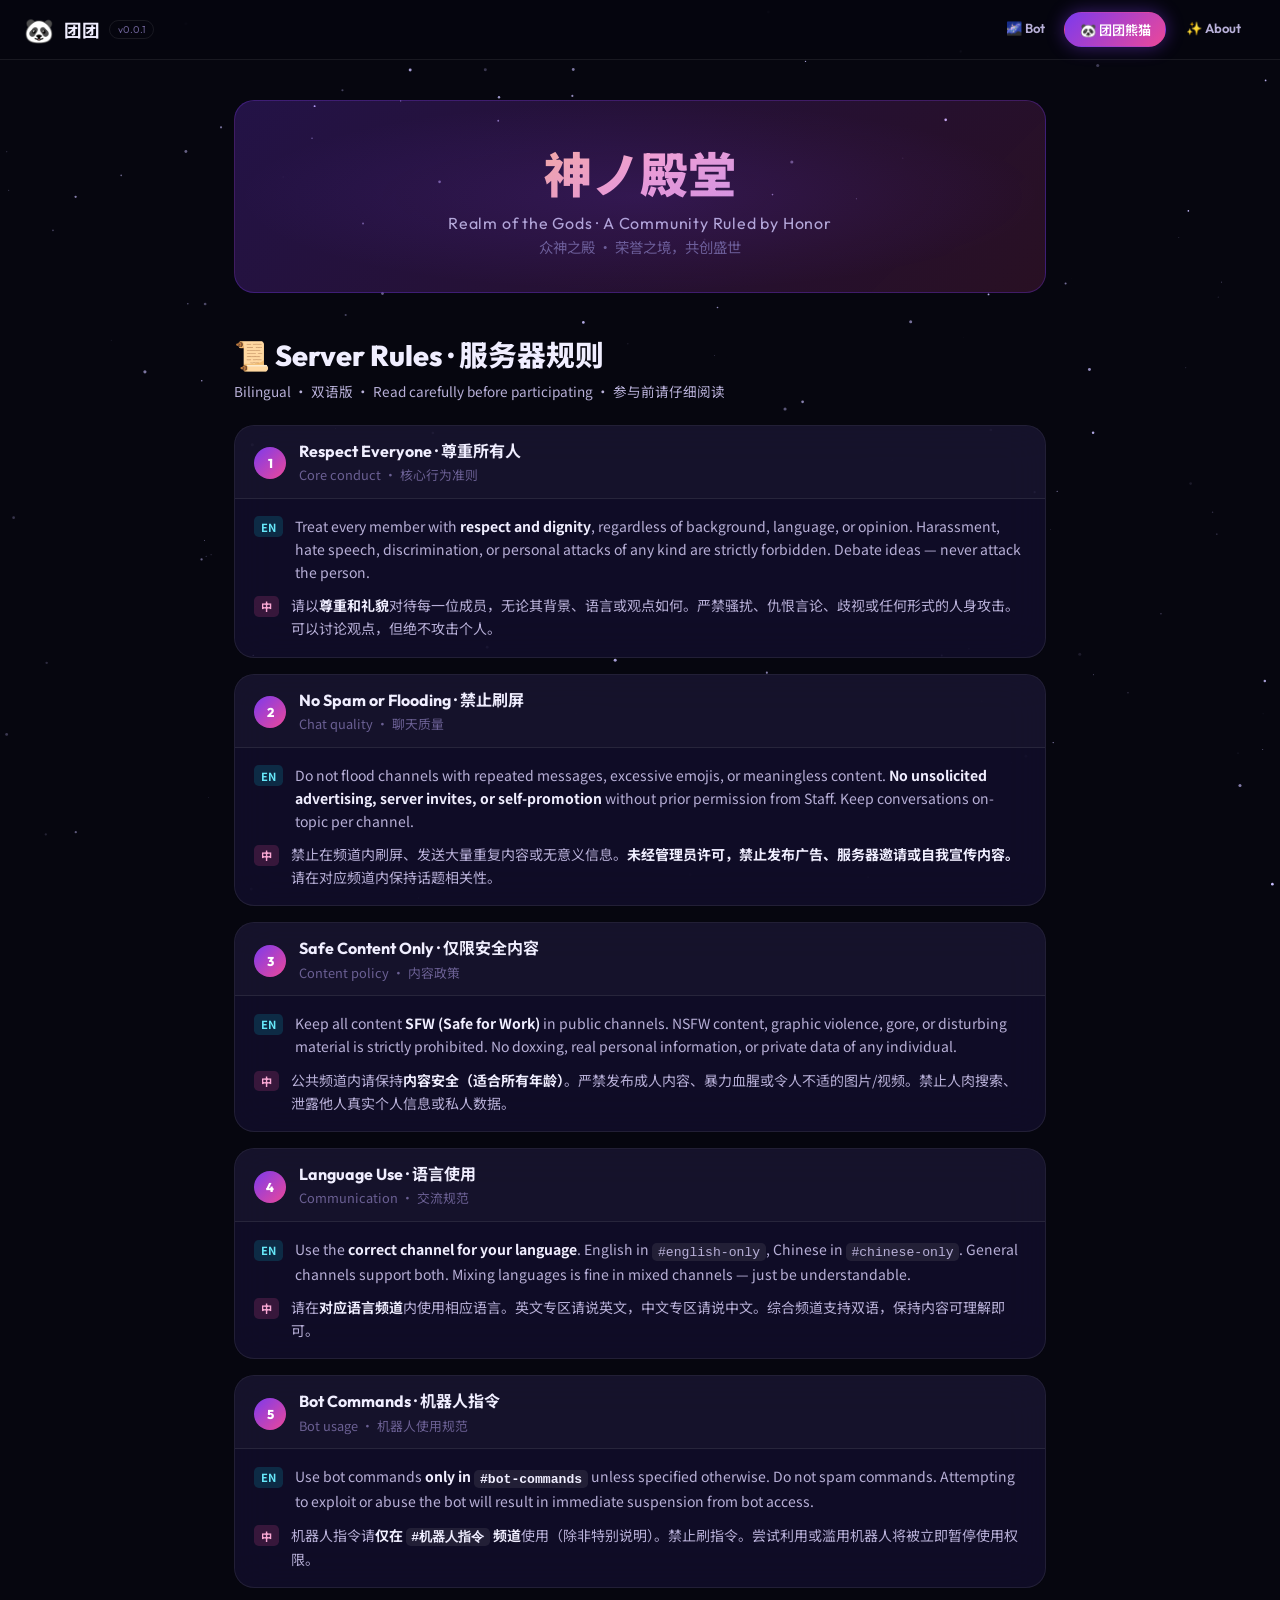
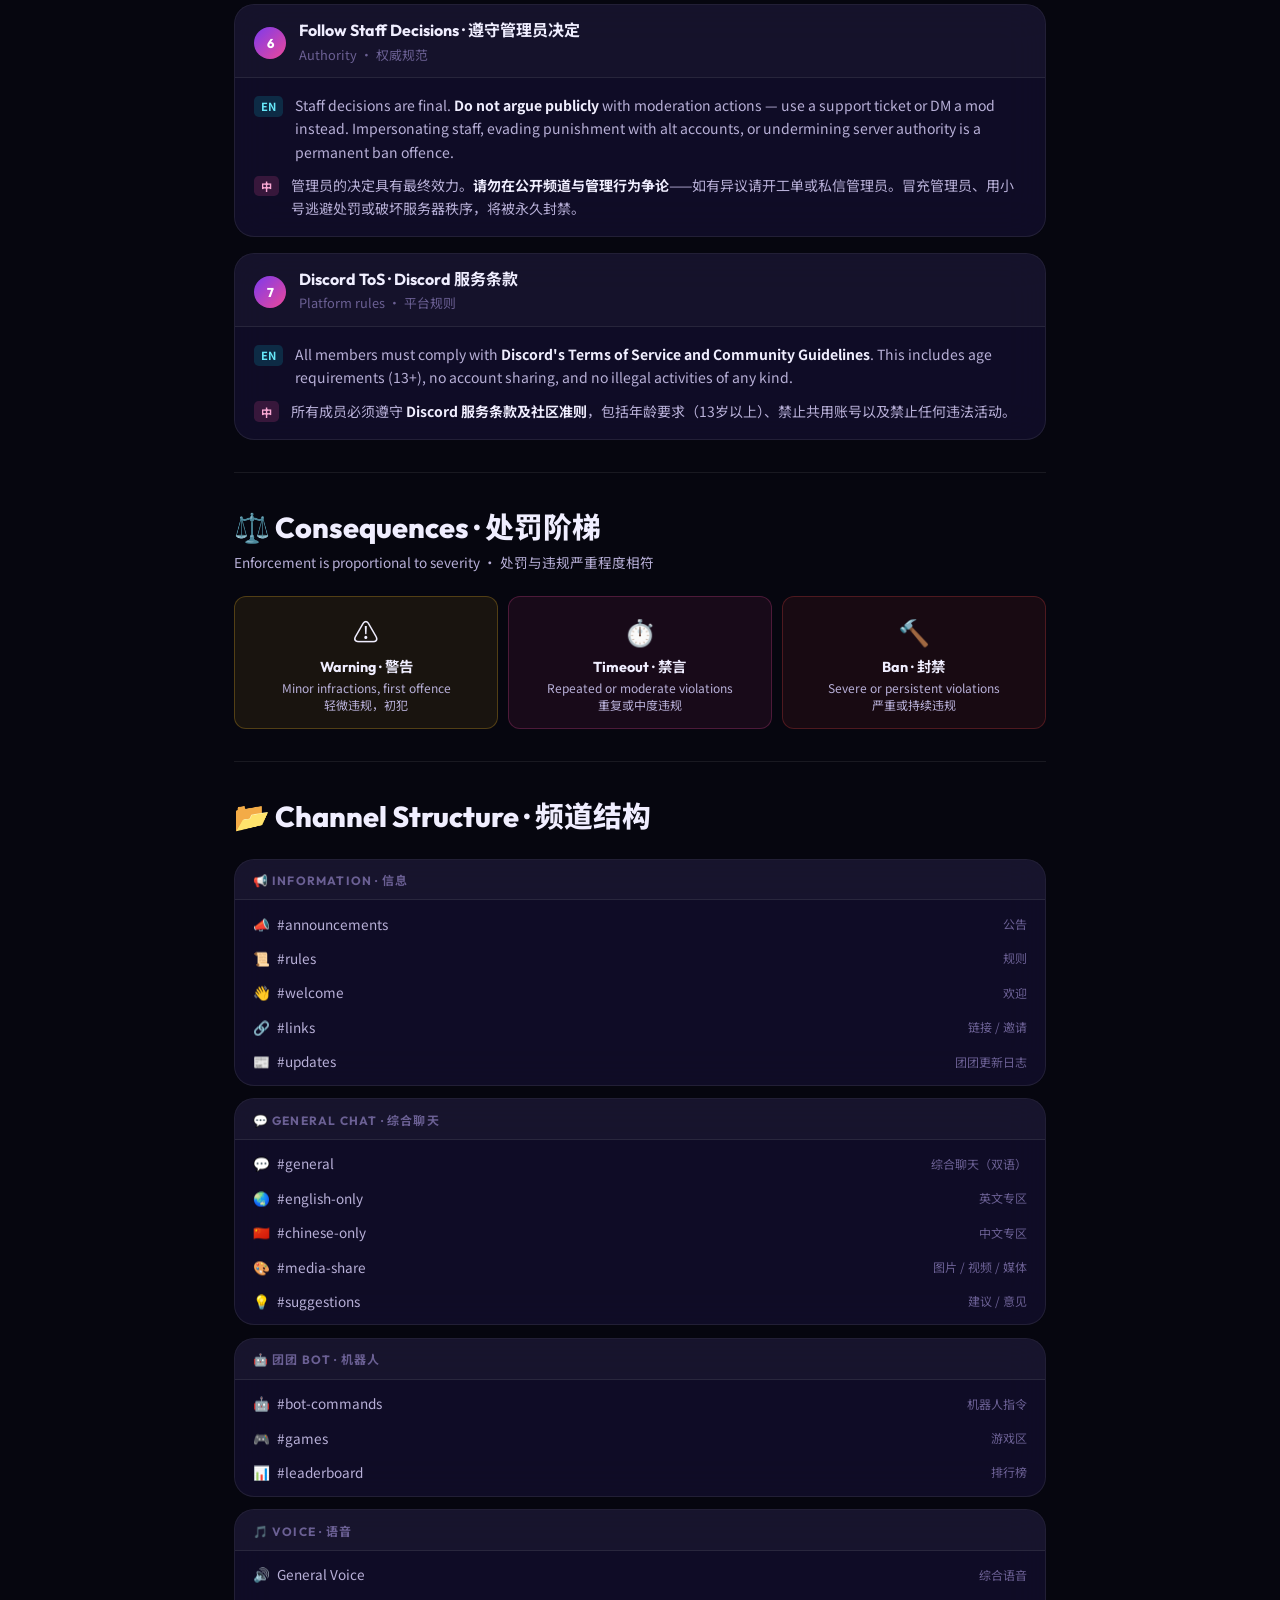
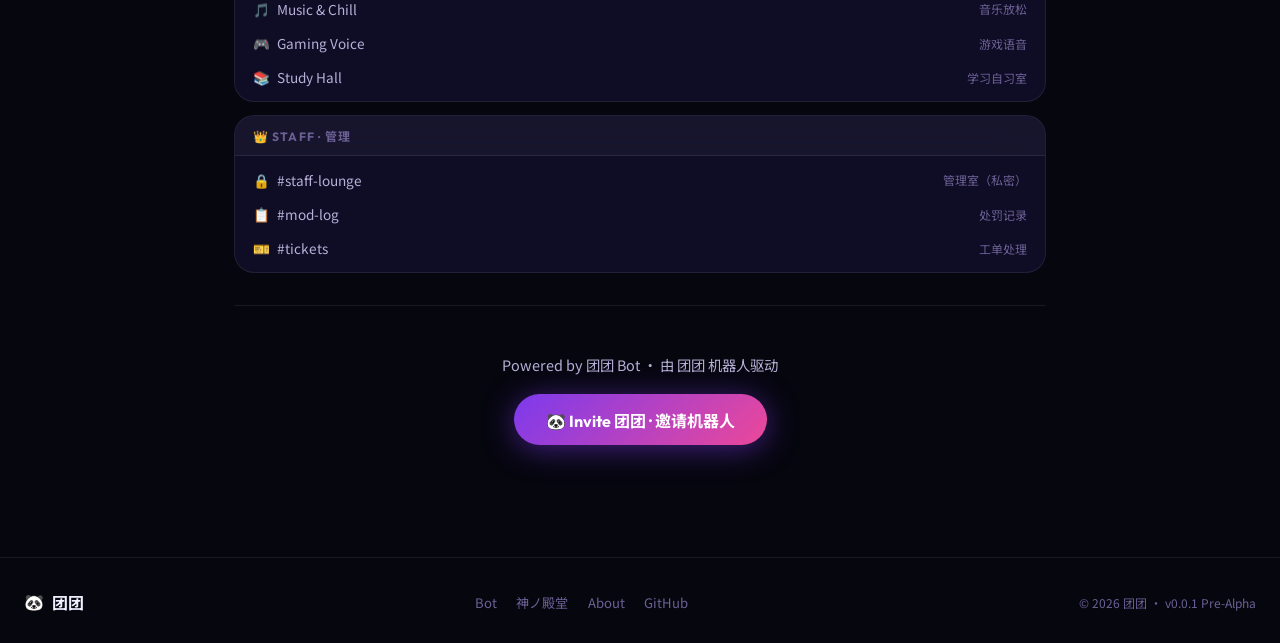
<file: rules.html>
<!doctype html>
<html lang="en">
<head>
<meta charset="utf-8">
<meta name="viewport" content="width=device-width,initial-scale=1,viewport-fit=cover">
<title>团团熊猫 TuanTuan Panda — Server Rules</title>
<meta name="description" content="Official bilingual rules for 团团熊猫 TuanTuan Panda Discord server. Powered by 团团 bot.">
<link rel="stylesheet" href="https://fonts.googleapis.com/css2?family=Noto+Sans+SC:wght@300;400;500;700;900&family=Outfit:wght@300;400;600;700;900&display=swap">
<style>
:root{
  --bg-deep:#06060f;--bg-card:rgba(20,16,48,.72);--bg-glass:rgba(255,255,255,.05);
  --border:rgba(255,255,255,.08);--violet:#7c3aed;--violet-l:#a78bfa;
  --pink:#ec4899;--pink-l:#f9a8d4;--cyan:#06b6d4;--cyan-l:#67e8f9;
  --gold:#fbbf24;--fg:#f0eeff;--fg-2:#b8b0d8;--fg-3:#6b6094;
  --ff-d:'Outfit','Noto Sans SC',sans-serif;--ff-b:'Noto Sans SC','Outfit',sans-serif;
  --r-lg:1.25rem;--r-md:.75rem;color-scheme:dark;
}
*,*::before,*::after{box-sizing:border-box;margin:0;padding:0}
body{font-family:var(--ff-b);background:var(--bg-deep);color:var(--fg);min-height:100%;overflow-x:hidden}
#stars-canvas{position:fixed;inset:0;z-index:0;pointer-events:none}
.top-nav{position:sticky;top:env(safe-area-inset-top,0px);z-index:100;display:flex;align-items:center;justify-content:space-between;padding:.75rem 1.5rem;background:rgba(6,6,15,.88);backdrop-filter:blur(20px);border-bottom:1px solid var(--border);gap:1rem;flex-wrap:wrap}
.brand{display:flex;align-items:center;gap:.6rem;font-family:var(--ff-d);font-weight:700;font-size:1.1rem;color:var(--fg);text-decoration:none;white-space:nowrap}
.brand .panda{font-size:1.5rem}
.nav-links{display:flex;gap:.25rem;flex-wrap:wrap}
.nav-link{padding:.45rem .9rem;border-radius:2rem;border:1px solid transparent;background:transparent;color:var(--fg-2);font-family:var(--ff-d);font-size:.82rem;font-weight:600;text-decoration:none;white-space:nowrap;transition:all .2s}
.nav-link:hover{color:var(--fg);background:var(--bg-glass)}
.nav-link.active{background:linear-gradient(135deg,var(--violet),var(--pink));color:#fff;box-shadow:0 0 18px rgba(124,58,237,.45)}
.page{max-width:860px;margin:0 auto;padding:2.5rem 1.5rem 5rem;position:relative;z-index:1}
.server-banner{background:linear-gradient(135deg,rgba(124,58,237,.25),rgba(236,72,153,.15));border:1px solid rgba(124,58,237,.3);border-radius:var(--r-lg);padding:2.2rem 1.5rem;text-align:center;margin-bottom:2.5rem;position:relative;overflow:hidden}
.server-banner::before{content:'';position:absolute;inset:0;background:radial-gradient(ellipse at center,rgba(124,58,237,.15) 0%,transparent 70%);pointer-events:none}
.server-banner h1{font-family:var(--ff-d);font-size:clamp(2rem,5vw,3rem);font-weight:900;background:linear-gradient(135deg,var(--gold),var(--pink-l),var(--violet-l));-webkit-background-clip:text;-webkit-text-fill-color:transparent;background-clip:text;margin-bottom:.4rem}
.server-banner .tag-en{font-family:var(--ff-d);font-size:1rem;color:var(--fg-2);letter-spacing:.05em}
.server-banner .tag-zh{font-size:.9rem;color:var(--fg-3);margin-top:.2rem}
.section-head{margin-bottom:1.5rem}
.section-head h2{font-family:var(--ff-d);font-size:clamp(1.3rem,3vw,1.8rem);font-weight:800}
.section-head p{color:var(--fg-2);font-size:.85rem;margin-top:.4rem}
.rule-block{background:var(--bg-card);border:1px solid var(--border);border-radius:var(--r-lg);overflow:hidden;margin-bottom:1rem;backdrop-filter:blur(20px)}
.rule-header{display:flex;align-items:center;gap:.8rem;padding:1rem 1.2rem .8rem;border-bottom:1px solid var(--border);background:rgba(255,255,255,.025)}
.rule-num{width:2rem;height:2rem;border-radius:50%;background:linear-gradient(135deg,var(--violet),var(--pink));display:flex;align-items:center;justify-content:center;font-family:var(--ff-d);font-size:.8rem;font-weight:800;color:#fff;flex-shrink:0}
.rule-header-text h3{font-family:var(--ff-d);font-size:1rem;font-weight:700;line-height:1.2}
.rule-header-text span{font-size:.8rem;color:var(--fg-3)}
.rule-body{padding:1rem 1.2rem;display:flex;flex-direction:column;gap:.65rem}
.rule-line{display:flex;gap:.75rem;align-items:flex-start}
.rule-lang{font-size:.7rem;font-weight:700;letter-spacing:.06em;padding:.15rem .4rem;border-radius:.3rem;flex-shrink:0;margin-top:.1rem}
.lang-en{background:rgba(6,182,212,.18);color:var(--cyan-l)}
.lang-zh{background:rgba(236,72,153,.18);color:var(--pink-l)}
.rule-text{font-size:.875rem;color:var(--fg-2);line-height:1.65}
.rule-text strong{color:var(--fg)}
.rule-text code{font-family:monospace;background:rgba(255,255,255,.08);padding:.1rem .35rem;border-radius:.3rem;font-size:.82rem}
.consequence-grid{display:grid;grid-template-columns:repeat(3,1fr);gap:.6rem;margin:1rem 0}
@media(max-width:540px){.consequence-grid{grid-template-columns:1fr}}
.cons-card{border-radius:var(--r-md);padding:.9rem;text-align:center;border:1px solid var(--border)}
.cons-card.warn{background:rgba(251,191,36,.08);border-color:rgba(251,191,36,.25)}
.cons-card.timeout{background:rgba(236,72,153,.08);border-color:rgba(236,72,153,.25)}
.cons-card.ban{background:rgba(239,68,68,.08);border-color:rgba(239,68,68,.25)}
.cons-card .icon{font-size:1.6rem;margin-bottom:.4rem}
.cons-card h4{font-family:var(--ff-d);font-size:.9rem;font-weight:700;margin-bottom:.2rem}
.cons-card p{font-size:.75rem;color:var(--fg-2)}
.channel-group{background:var(--bg-card);border:1px solid var(--border);border-radius:var(--r-lg);overflow:hidden;margin-bottom:.8rem;backdrop-filter:blur(20px)}
.channel-group-name{padding:.7rem 1.1rem;font-family:var(--ff-d);font-size:.75rem;font-weight:700;letter-spacing:.1em;text-transform:uppercase;color:var(--fg-3);background:rgba(255,255,255,.03);border-bottom:1px solid var(--border)}
.channel-list{padding:.4rem 0}
.channel-item{display:flex;align-items:center;justify-content:space-between;padding:.45rem 1.1rem;font-size:.85rem;color:var(--fg-2);gap:.5rem}
.channel-item:hover{background:var(--bg-glass)}
.channel-name{display:flex;align-items:center;gap:.45rem}
.channel-zh{font-size:.75rem;color:var(--fg-3)}
.divider{border:none;border-top:1px solid var(--border);margin:2rem 0}
.btn-invite{display:inline-flex;align-items:center;gap:.55rem;padding:.85rem 2rem;border-radius:2rem;background:linear-gradient(135deg,var(--violet),var(--pink));color:#fff;font-family:var(--ff-d);font-weight:700;font-size:1rem;text-decoration:none;border:none;cursor:pointer;box-shadow:0 4px 30px rgba(124,58,237,.5);transition:all .2s}
.btn-invite:hover{transform:translateY(-2px)}
.site-footer{padding:2rem 1.5rem;border-top:1px solid var(--border);display:flex;flex-wrap:wrap;gap:1rem;justify-content:space-between;align-items:center;position:relative;z-index:1}
.footer-brand{font-family:var(--ff-d);font-weight:700;font-size:1rem;display:flex;align-items:center;gap:.5rem}
.footer-links{display:flex;gap:1.2rem;flex-wrap:wrap}
.footer-links a{color:var(--fg-3);text-decoration:none;font-size:.82rem;transition:color .2s}
.footer-links a:hover{color:var(--fg-2)}
.footer-copy{font-size:.75rem;color:var(--fg-3)}
@media(max-width:480px){.top-nav{padding:.6rem 1rem}}
</style>
</head>
<body>
<canvas id="stars-canvas"></canvas>

<nav class="top-nav">
  <a class="brand" href="/"><span class="panda">🐼</span><span>团团</span><span style="font-size:.62rem;font-weight:400;color:var(--fg-3);border:1px solid var(--border);border-radius:1rem;padding:.12rem .5rem">v0.0.1</span></a>
  <div class="nav-links">
    <a class="nav-link" href="/">🌌 Bot</a>
    <a class="nav-link active" href="/rules">🐼 团团熊猫</a>
    <a class="nav-link" href="/about">✨ About</a>
  </div>
</nav>

<div class="page">
  <div class="server-banner">
    <h1>神ノ殿堂</h1>
    <p class="tag-en">Realm of the Gods · A Community Ruled by Honor</p>
    <p class="tag-zh">众神之殿 · 荣誉之境，共创盛世</p>
  </div>

  <div class="section-head">
    <h2>📜 Server Rules · 服务器规则</h2>
    <p>Bilingual · 双语版 · Read carefully before participating · 参与前请仔细阅读</p>
  </div>

  <div class="rule-block">
    <div class="rule-header"><div class="rule-num">1</div><div class="rule-header-text"><h3>Respect Everyone · 尊重所有人</h3><span>Core conduct · 核心行为准则</span></div></div>
    <div class="rule-body">
      <div class="rule-line"><span class="rule-lang lang-en">EN</span><p class="rule-text">Treat every member with <strong>respect and dignity</strong>, regardless of background, language, or opinion. Harassment, hate speech, discrimination, or personal attacks of any kind are strictly forbidden. Debate ideas — never attack the person.</p></div>
      <div class="rule-line"><span class="rule-lang lang-zh">中</span><p class="rule-text">请以<strong>尊重和礼貌</strong>对待每一位成员，无论其背景、语言或观点如何。严禁骚扰、仇恨言论、歧视或任何形式的人身攻击。可以讨论观点，但绝不攻击个人。</p></div>
    </div>
  </div>

  <div class="rule-block">
    <div class="rule-header"><div class="rule-num">2</div><div class="rule-header-text"><h3>No Spam or Flooding · 禁止刷屏</h3><span>Chat quality · 聊天质量</span></div></div>
    <div class="rule-body">
      <div class="rule-line"><span class="rule-lang lang-en">EN</span><p class="rule-text">Do not flood channels with repeated messages, excessive emojis, or meaningless content. <strong>No unsolicited advertising, server invites, or self-promotion</strong> without prior permission from Staff. Keep conversations on-topic per channel.</p></div>
      <div class="rule-line"><span class="rule-lang lang-zh">中</span><p class="rule-text">禁止在频道内刷屏、发送大量重复内容或无意义信息。<strong>未经管理员许可，禁止发布广告、服务器邀请或自我宣传内容。</strong>请在对应频道内保持话题相关性。</p></div>
    </div>
  </div>

  <div class="rule-block">
    <div class="rule-header"><div class="rule-num">3</div><div class="rule-header-text"><h3>Safe Content Only · 仅限安全内容</h3><span>Content policy · 内容政策</span></div></div>
    <div class="rule-body">
      <div class="rule-line"><span class="rule-lang lang-en">EN</span><p class="rule-text">Keep all content <strong>SFW (Safe for Work)</strong> in public channels. NSFW content, graphic violence, gore, or disturbing material is strictly prohibited. No doxxing, real personal information, or private data of any individual.</p></div>
      <div class="rule-line"><span class="rule-lang lang-zh">中</span><p class="rule-text">公共频道内请保持<strong>内容安全（适合所有年龄）</strong>。严禁发布成人内容、暴力血腥或令人不适的图片/视频。禁止人肉搜索、泄露他人真实个人信息或私人数据。</p></div>
    </div>
  </div>

  <div class="rule-block">
    <div class="rule-header"><div class="rule-num">4</div><div class="rule-header-text"><h3>Language Use · 语言使用</h3><span>Communication · 交流规范</span></div></div>
    <div class="rule-body">
      <div class="rule-line"><span class="rule-lang lang-en">EN</span><p class="rule-text">Use the <strong>correct channel for your language</strong>. English in <code>#english-only</code>, Chinese in <code>#chinese-only</code>. General channels support both. Mixing languages is fine in mixed channels — just be understandable.</p></div>
      <div class="rule-line"><span class="rule-lang lang-zh">中</span><p class="rule-text">请在<strong>对应语言频道</strong>内使用相应语言。英文专区请说英文，中文专区请说中文。综合频道支持双语，保持内容可理解即可。</p></div>
    </div>
  </div>

  <div class="rule-block">
    <div class="rule-header"><div class="rule-num">5</div><div class="rule-header-text"><h3>Bot Commands · 机器人指令</h3><span>Bot usage · 机器人使用规范</span></div></div>
    <div class="rule-body">
      <div class="rule-line"><span class="rule-lang lang-en">EN</span><p class="rule-text">Use bot commands <strong>only in <code>#bot-commands</code></strong> unless specified otherwise. Do not spam commands. Attempting to exploit or abuse the bot will result in immediate suspension from bot access.</p></div>
      <div class="rule-line"><span class="rule-lang lang-zh">中</span><p class="rule-text">机器人指令请<strong>仅在 <code>#机器人指令</code> 频道</strong>使用（除非特别说明）。禁止刷指令。尝试利用或滥用机器人将被立即暂停使用权限。</p></div>
    </div>
  </div>

  <div class="rule-block">
    <div class="rule-header"><div class="rule-num">6</div><div class="rule-header-text"><h3>Follow Staff Decisions · 遵守管理员决定</h3><span>Authority · 权威规范</span></div></div>
    <div class="rule-body">
      <div class="rule-line"><span class="rule-lang lang-en">EN</span><p class="rule-text">Staff decisions are final. <strong>Do not argue publicly</strong> with moderation actions — use a support ticket or DM a mod instead. Impersonating staff, evading punishment with alt accounts, or undermining server authority is a permanent ban offence.</p></div>
      <div class="rule-line"><span class="rule-lang lang-zh">中</span><p class="rule-text">管理员的决定具有最终效力。<strong>请勿在公开频道与管理行为争论</strong>——如有异议请开工单或私信管理员。冒充管理员、用小号逃避处罚或破坏服务器秩序，将被永久封禁。</p></div>
    </div>
  </div>

  <div class="rule-block">
    <div class="rule-header"><div class="rule-num">7</div><div class="rule-header-text"><h3>Discord ToS · Discord 服务条款</h3><span>Platform rules · 平台规则</span></div></div>
    <div class="rule-body">
      <div class="rule-line"><span class="rule-lang lang-en">EN</span><p class="rule-text">All members must comply with <strong>Discord's Terms of Service and Community Guidelines</strong>. This includes age requirements (13+), no account sharing, and no illegal activities of any kind.</p></div>
      <div class="rule-line"><span class="rule-lang lang-zh">中</span><p class="rule-text">所有成员必须遵守 <strong>Discord 服务条款及社区准则</strong>，包括年龄要求（13岁以上）、禁止共用账号以及禁止任何违法活动。</p></div>
    </div>
  </div>

  <hr class="divider">
  <div class="section-head">
    <h2>⚖️ Consequences · 处罚阶梯</h2>
    <p>Enforcement is proportional to severity · 处罚与违规严重程度相符</p>
  </div>
  <div class="consequence-grid">
    <div class="cons-card warn"><div class="icon">⚠️</div><h4>Warning · 警告</h4><p>Minor infractions, first offence<br>轻微违规，初犯</p></div>
    <div class="cons-card timeout"><div class="icon">⏱️</div><h4>Timeout · 禁言</h4><p>Repeated or moderate violations<br>重复或中度违规</p></div>
    <div class="cons-card ban"><div class="icon">🔨</div><h4>Ban · 封禁</h4><p>Severe or persistent violations<br>严重或持续违规</p></div>
  </div>

  <hr class="divider">
  <div class="section-head"><h2>📂 Channel Structure · 频道结构</h2></div>

  <div class="channel-group">
    <div class="channel-group-name">📢 Information · 信息</div>
    <div class="channel-list">
      <div class="channel-item"><div class="channel-name">📣 <span>#announcements</span></div><div class="channel-zh">公告</div></div>
      <div class="channel-item"><div class="channel-name">📜 <span>#rules</span></div><div class="channel-zh">规则</div></div>
      <div class="channel-item"><div class="channel-name">👋 <span>#welcome</span></div><div class="channel-zh">欢迎</div></div>
      <div class="channel-item"><div class="channel-name">🔗 <span>#links</span></div><div class="channel-zh">链接 / 邀请</div></div>
      <div class="channel-item"><div class="channel-name">📰 <span>#updates</span></div><div class="channel-zh">团团更新日志</div></div>
    </div>
  </div>
  <div class="channel-group">
    <div class="channel-group-name">💬 General Chat · 综合聊天</div>
    <div class="channel-list">
      <div class="channel-item"><div class="channel-name">💬 <span>#general</span></div><div class="channel-zh">综合聊天（双语）</div></div>
      <div class="channel-item"><div class="channel-name">🌏 <span>#english-only</span></div><div class="channel-zh">英文专区</div></div>
      <div class="channel-item"><div class="channel-name">🇨🇳 <span>#chinese-only</span></div><div class="channel-zh">中文专区</div></div>
      <div class="channel-item"><div class="channel-name">🎨 <span>#media-share</span></div><div class="channel-zh">图片 / 视频 / 媒体</div></div>
      <div class="channel-item"><div class="channel-name">💡 <span>#suggestions</span></div><div class="channel-zh">建议 / 意见</div></div>
    </div>
  </div>
  <div class="channel-group">
    <div class="channel-group-name">🤖 团团 Bot · 机器人</div>
    <div class="channel-list">
      <div class="channel-item"><div class="channel-name">🤖 <span>#bot-commands</span></div><div class="channel-zh">机器人指令</div></div>
      <div class="channel-item"><div class="channel-name">🎮 <span>#games</span></div><div class="channel-zh">游戏区</div></div>
      <div class="channel-item"><div class="channel-name">📊 <span>#leaderboard</span></div><div class="channel-zh">排行榜</div></div>
    </div>
  </div>
  <div class="channel-group">
    <div class="channel-group-name">🎵 Voice · 语音</div>
    <div class="channel-list">
      <div class="channel-item"><div class="channel-name">🔊 <span>General Voice</span></div><div class="channel-zh">综合语音</div></div>
      <div class="channel-item"><div class="channel-name">🎵 <span>Music &amp; Chill</span></div><div class="channel-zh">音乐放松</div></div>
      <div class="channel-item"><div class="channel-name">🎮 <span>Gaming Voice</span></div><div class="channel-zh">游戏语音</div></div>
      <div class="channel-item"><div class="channel-name">📚 <span>Study Hall</span></div><div class="channel-zh">学习自习室</div></div>
    </div>
  </div>
  <div class="channel-group">
    <div class="channel-group-name">👑 Staff · 管理</div>
    <div class="channel-list">
      <div class="channel-item"><div class="channel-name">🔒 <span>#staff-lounge</span></div><div class="channel-zh">管理室（私密）</div></div>
      <div class="channel-item"><div class="channel-name">📋 <span>#mod-log</span></div><div class="channel-zh">处罚记录</div></div>
      <div class="channel-item"><div class="channel-name">🎫 <span>#tickets</span></div><div class="channel-zh">工单处理</div></div>
    </div>
  </div>

  <hr class="divider">
  <div style="text-align:center;padding:1rem 0 2rem">
    <p style="color:var(--fg-2);font-size:.9rem;margin-bottom:1.2rem">Powered by 团团 Bot · 由 团团 机器人驱动</p>
    <a class="btn-invite" href="https://discord.com/oauth2/authorize?client_id=1481640516931031050&permissions=8&response_type=code&redirect_uri=https%3A%2F%2Ftuantuan-landing.vercel.app&integration_type=0&scope=bot" target="_blank" rel="noopener">🐼 Invite 团团 · 邀请机器人</a>
  </div>
</div>

<footer class="site-footer">
  <div class="footer-brand"><span>🐼</span> 团团</div>
  <div class="footer-links">
    <a href="/">Bot</a>
    <a href="/rules">神ノ殿堂</a>
    <a href="/about">About</a>
    <a href="https://github.com/MoRan3421/tuantuan-bot" target="_blank" rel="noopener">GitHub</a>
  </div>
  <div class="footer-copy">© 2026 团团 · v0.0.1 Pre-Alpha</div>
</footer>

<script>
const cv=document.getElementById('stars-canvas'),cx=cv.getContext('2d');let st=[];
function rs(){cv.width=innerWidth;cv.height=innerHeight}
function is(n){st=Array.from({length:n},()=>({x:Math.random()*cv.width,y:Math.random()*cv.height,r:Math.random()*1.4+.2,o:Math.random()*.7+.1,s:Math.random()*.3+.05}))}
function ds(){cx.clearRect(0,0,cv.width,cv.height);for(const s of st){cx.beginPath();cx.arc(s.x,s.y,s.r,0,Math.PI*2);cx.fillStyle=`rgba(200,190,255,${s.o})`;cx.fill();s.o+=s.s*(Math.random()>.5?1:-1);if(s.o>.85)s.s=-Math.abs(s.s);if(s.o<.08)s.s=Math.abs(s.s)}requestAnimationFrame(ds)}
rs();is(160);ds();addEventListener('resize',()=>{rs();is(160)});
</script>
</body>
</html>
</file>
